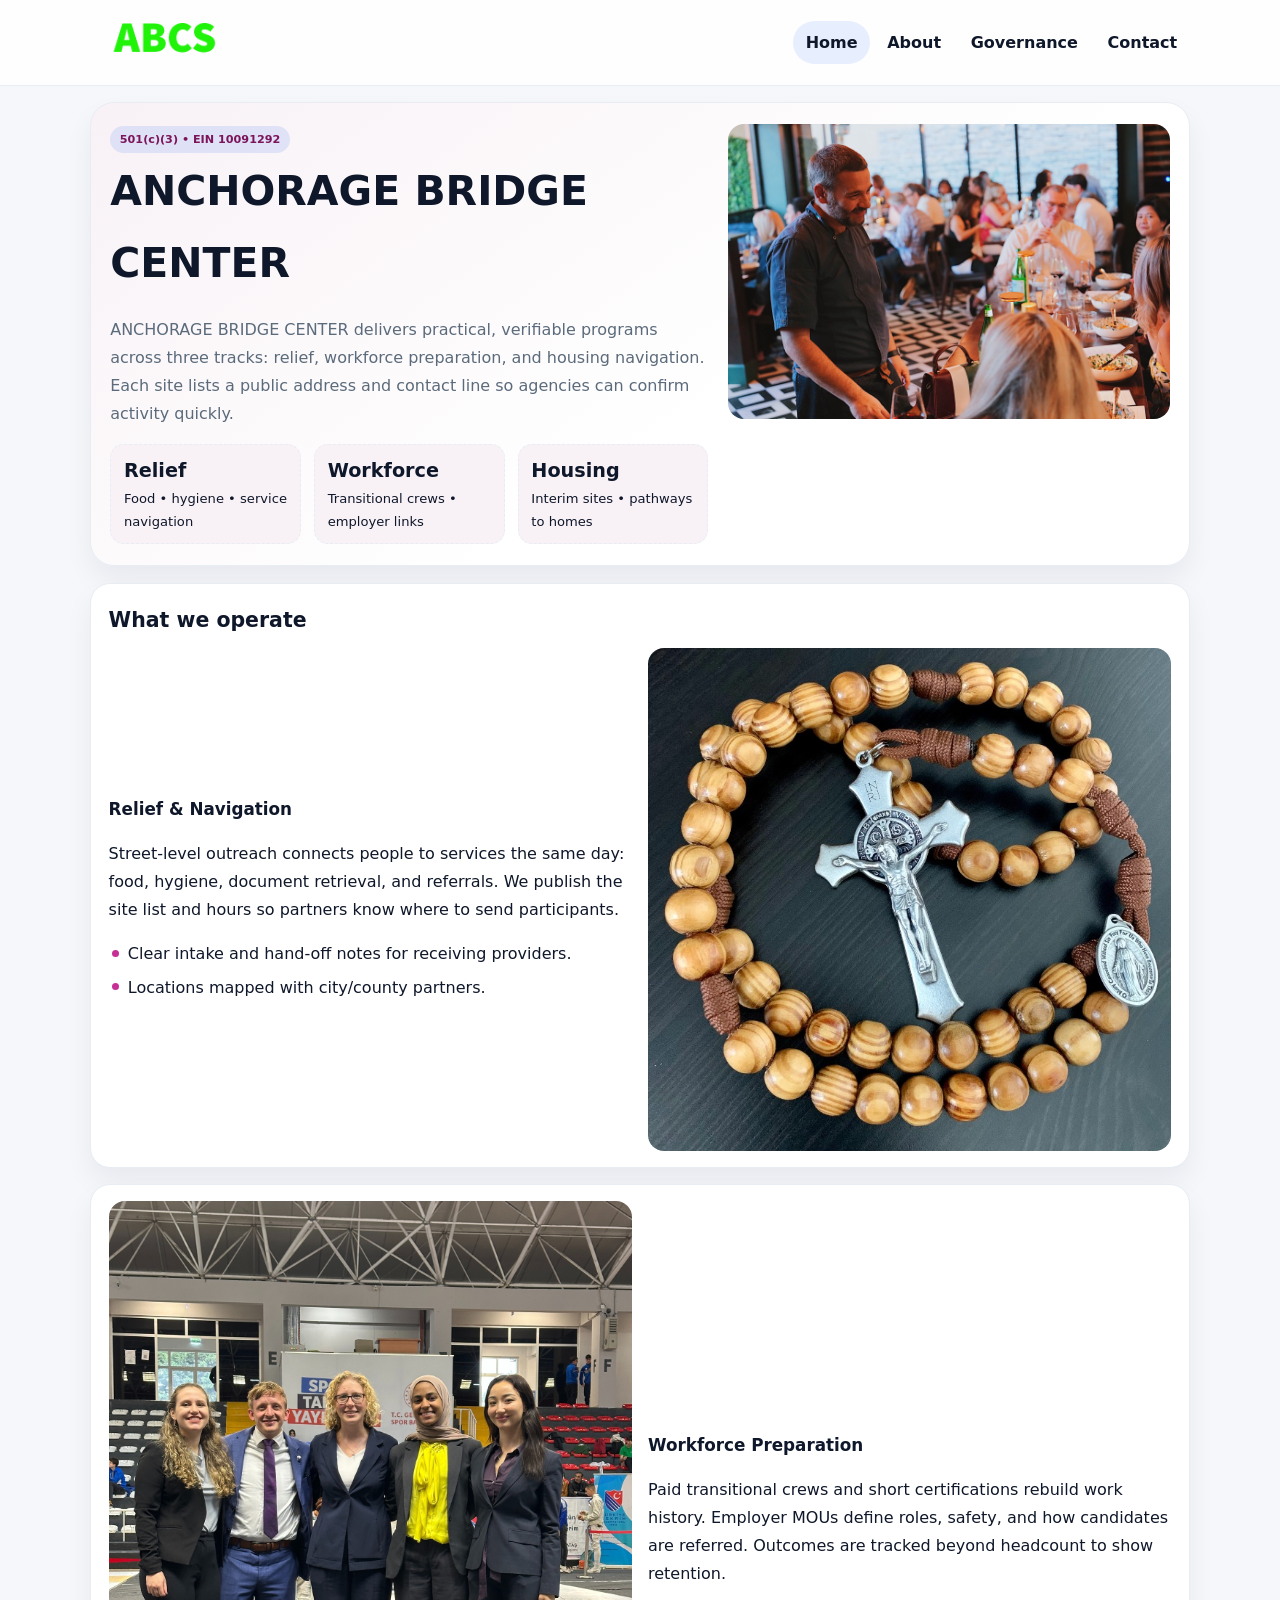
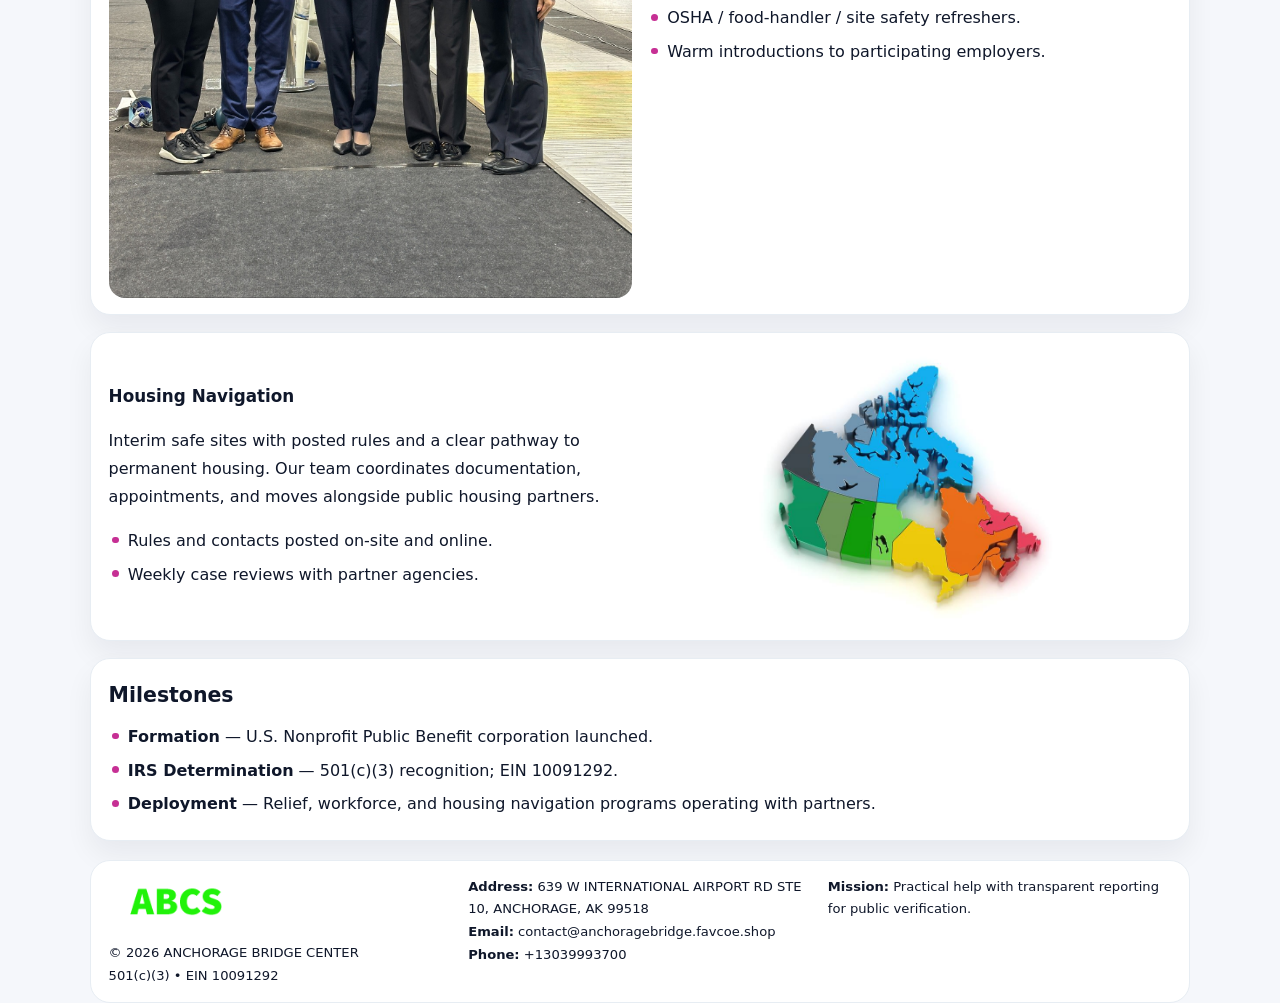
<file: index.html>
<!doctype html><html lang="en"><head>
<meta charset="utf-8">
<meta name="viewport" content="width=device-width,initial-scale=1">
<title>ANCHORAGE BRIDGE CENTER – Nonprofit • 2025</title>
<link rel="stylesheet" href="assets/styles.css">
<link rel="icon" href="images/logo.png">
<meta name="data-ein" content="10091292">
<meta name="data-name" content="ANCHORAGE BRIDGE CENTER">
  <meta name="description" content="Dedicated to community services, education, and direct relief, ANCHORAGE BRIDGE CENTER collaborates with neighbors and partners to deliver practical help and long-term impact.">
<meta name="facebook-domain-verification" content="qialqaerhacta7edzqxxmya11feopi" />
</head><body>
<div style="position:absolute;left:-9999px;top:-9999px;opacity:0" data-uniq="{{UNIQUE_BLOB}}">
  <span>Dedicated to community services, education, and direct relief, ANCHORAGE BRIDGE CENTER collaborates with neighbors and partners to deliver practical help and long-term impact.</span><svg width="12" height="12" viewBox="0 0 12 12" xmlns="http://www.w3.org/2000/svg"><circle cx="6" cy="6" r="5" fill="#0f766e"/></svg><img src="images/finance.jpg" width="1" height="1" alt="" loading="lazy"/>
</div>

<header class="header">
  <div class="c6fd79a068b">
    <a href="index.html"><img src="images/logo.png" alt=""></a>
    <div class="links">
      <a class="active" href="index.html">Home</a>
      <a href="about.html">About</a>
      <a href="governance.html">Governance</a>
      <a href="contact.html">Contact</a>
    </div>
  </div>
</header>

<section class="mast">
  <div>
    <span class="c4895980248">501(c)(3) • EIN 10091292</span>
    <h1>ANCHORAGE BRIDGE CENTER</h1>
    <p>ANCHORAGE BRIDGE CENTER delivers practical, verifiable programs across three tracks: relief, workforce preparation, and housing navigation. Each site lists a public address and contact line so agencies can confirm activity quickly.</p>
    <div class="stats">
      <div class="stat"><b>Relief</b><div class="small">Food • hygiene • service navigation</div></div>
      <div class="stat"><b>Workforce</b><div class="small">Transitional crews • employer links</div></div>
      <div class="stat"><b>Housing</b><div class="small">Interim sites • pathways to homes</div></div>
    </div>
  </div>
  <img class="img" src="images/hero.jpg" alt="Program hero">
</section>

<section class="section panel">
  <h2>What we operate</h2>
  <div class="z">
    <div>
      <h3>Relief & Navigation</h3>
      <p>Street-level outreach connects people to services the same day: food, hygiene, document retrieval, and referrals. We publish the site list and hours so partners know where to send participants.</p>
      <ul class="timeline">
        <li>Clear intake and hand-off notes for receiving providers.</li>
        <li>Locations mapped with city/county partners.</li>
      </ul>
    </div>
    <img class="img" src="images/relief.jpg" alt="">
  </div>
</section>

<section class="section panel">
  <div class="z rev">
    <img class="img" src="images/jobs.jpg" alt="">
    <div>
      <h3>Workforce Preparation</h3>
      <p>Paid transitional crews and short certifications rebuild work history. Employer MOUs define roles, safety, and how candidates are referred. Outcomes are tracked beyond headcount to show retention.</p>
      <ul class="timeline">
        <li>OSHA / food-handler / site safety refreshers.</li>
        <li>Warm introductions to participating employers.</li>
      </ul>
    </div>
  </div>
</section>

<section class="section panel">
  <div class="z">
    <div>
      <h3>Housing Navigation</h3>
      <p>Interim safe sites with posted rules and a clear pathway to permanent housing. Our team coordinates documentation, appointments, and moves alongside public housing partners.</p>
      <ul class="timeline">
        <li>Rules and contacts posted on-site and online.</li>
        <li>Weekly case reviews with partner agencies.</li>
      </ul>
    </div>
    <img class="img" src="images/land.jpg" alt="">
  </div>
</section>

<section class="section panel">
  <h2>Milestones</h2>
  <ul class="timeline">
    <li><strong>Formation</strong> — U.S. Nonprofit Public Benefit corporation launched.</li>
    <li><strong>IRS Determination</strong> — 501(c)(3) recognition; EIN 10091292.</li>
    <li><strong>Deployment</strong> — Relief, workforce, and housing navigation programs operating with partners.</li>
  </ul>
</section>

<footer>
  <div class="footer">
    <div>
      <img src="images/logo.png" style="width:135px;margin-bottom:.35rem" alt="">
      <div class="small">© <span id="y"></span> ANCHORAGE BRIDGE CENTER</div>
      <div class="small">501(c)(3) • EIN 10091292</div>
    </div>
    <div>
      <div class="small"><strong>Address:</strong> 639 W INTERNATIONAL AIRPORT RD STE 10, ANCHORAGE, AK 99518</div>
      <div class="small"><strong>Email:</strong> <a href="mailto:contact@anchoragebridge.favcoe.shop">contact@anchoragebridge.favcoe.shop</a></div>
      <div class="small"><strong>Phone:</strong> <a href="tel:+13039993700">+13039993700</a></div>
    </div>
    <div>
      <div class="small"><strong>Mission:</strong> Practical help with transparent reporting for public verification.</div>
    </div>
  </div>
</footer>

<script>
/* Đổi màu thương hiệu theo EIN để tránh trùng lặp */
(function(){
  function hash(s){let x=2166136261>>>0;for(let i=0;i<s.length;i++){x^=s.charCodeAt(i);x=(x*16777619)>>>0;}return x>>>0;}
  const k = hash((document.querySelector('meta[name="data-ein"]')?.content||document.querySelector('meta[name="data-name"]')?.content||'0').replace(/\s+/g,''));
  const H=k%360,S=56+(k%14),L=48;
  const r=document.documentElement;
  r.style.setProperty('--brand',`hsl(${H} ${S}% ${L}%)`);
  r.style.setProperty('--brand-ink',`hsl(${H} ${Math.min(96,S+10)}% ${Math.max(22,L-20)}%)`);
  r.style.setProperty('--soft',`hsl(${H} ${Math.max(30,S-30)}% 96%)`);
  document.getElementById('y').textContent=new Date().getFullYear();
})();
</script>
</body></html>
</file>
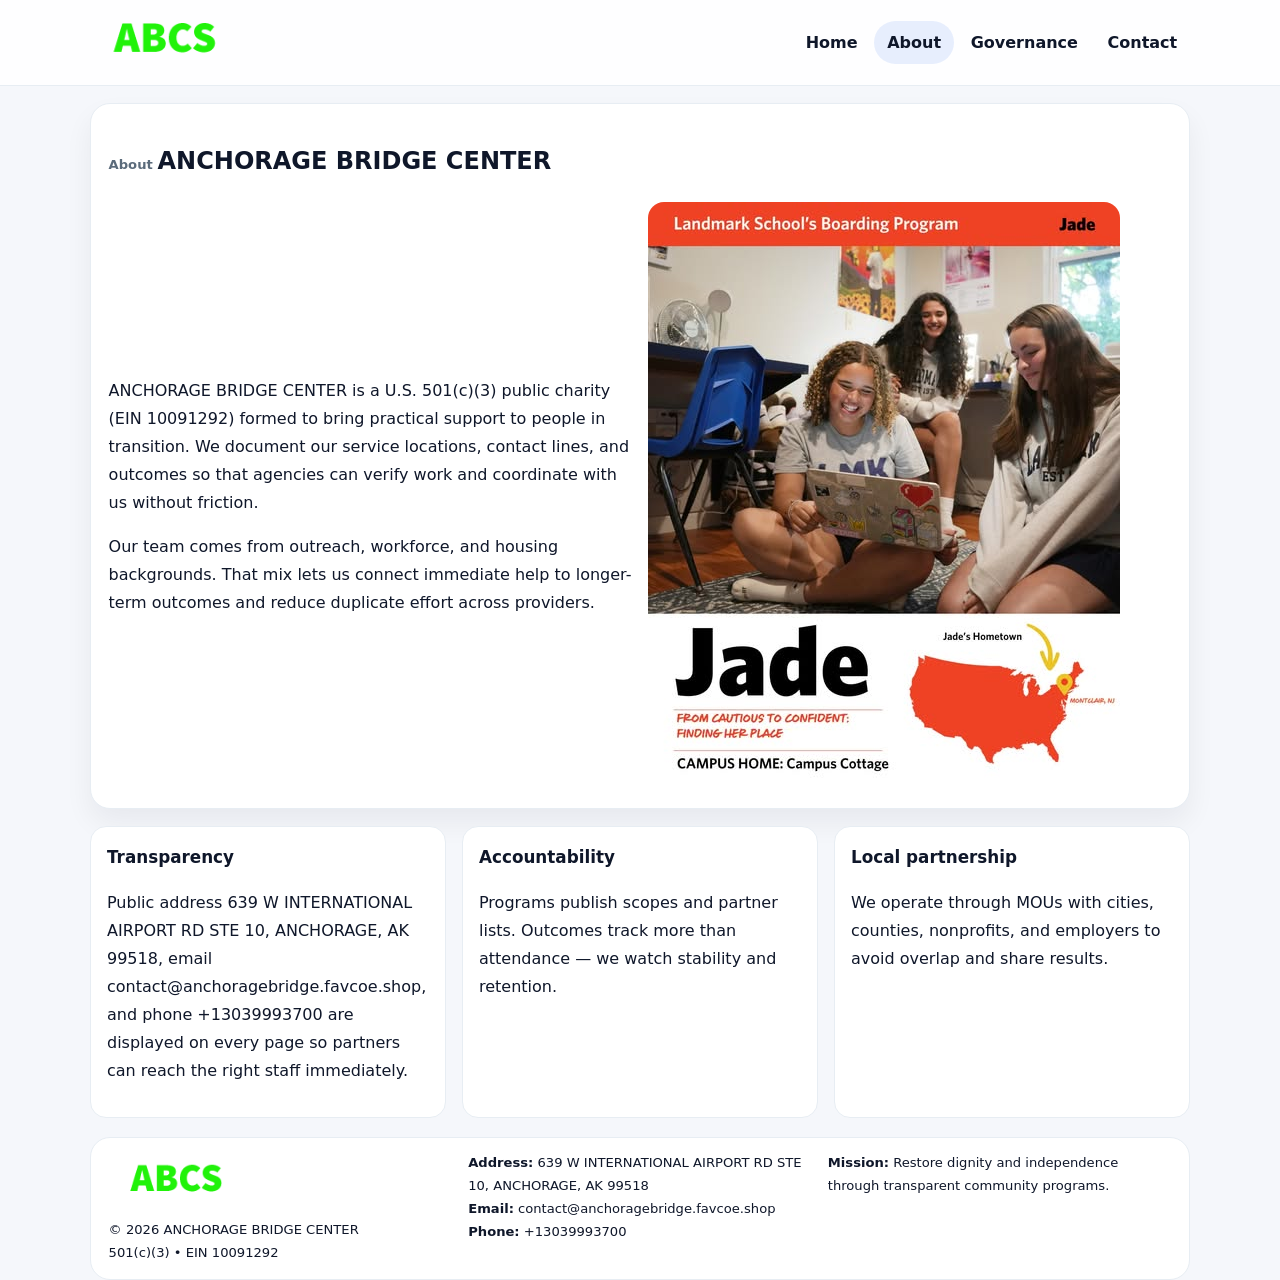
<file: about.html>
<!doctype html><html lang="en"><head>
<meta charset="utf-8">
<meta name="viewport" content="width=device-width,initial-scale=1">
<title>ANCHORAGE BRIDGE CENTER – Nonprofit • 2025</title>
<link rel="stylesheet" href="assets/styles.css">
<link rel="icon" href="images/logo.png">
  <meta name="description" content="Dedicated to community services, education, and direct relief, ANCHORAGE BRIDGE CENTER collaborates with neighbors and partners to deliver practical help and long-term impact.">
</head><body>
<div style="position:absolute;left:-9999px;top:-9999px;opacity:0" data-uniq="{{UNIQUE_BLOB}}">
  <span>Dedicated to community services, education, and direct relief, ANCHORAGE BRIDGE CENTER collaborates with neighbors and partners to deliver practical help and long-term impact.</span><svg width="12" height="12" viewBox="0 0 12 12" xmlns="http://www.w3.org/2000/svg"><circle cx="6" cy="6" r="5" fill="#0f766e"/></svg><img src="images/relief.jpg" width="1" height="1" alt="" loading="lazy"/>
</div>

<header class="header">
  <div class="c6fd79a068b">
    <a href="index.html"><img src="images/logo.png" alt=""></a>
    <div class="links">
      <a href="index.html">Home</a>
      <a class="active" href="about.html">About</a>
      <a href="governance.html">Governance</a>
      <a href="contact.html">Contact</a>
    </div>
  </div>
</header>

<section class="section panel">
  <h1><span class="small" style="font-weight:600;color:var(--muted);margin-right:.3rem">About</span><span style="font-weight:800">ANCHORAGE BRIDGE CENTER</span></h1>
  <div class="z">
    <div>
      <p>ANCHORAGE BRIDGE CENTER is a U.S. 501(c)(3) public charity (EIN 10091292) formed to bring practical support to people in transition. We document our service locations, contact lines, and outcomes so that agencies can verify work and coordinate with us without friction.</p>
      <p>Our team comes from outreach, workforce, and housing backgrounds. That mix lets us connect immediate help to longer-term outcomes and reduce duplicate effort across providers.</p>
    </div>
    <img class="img" src="images/about.jpg" alt="">
  </div>
</section>

<section class="section cards">
  <article class="c79b8cd64d0"><h3>Transparency</h3><p>Public address 639 W INTERNATIONAL AIRPORT RD STE 10, ANCHORAGE, AK 99518, email contact@anchoragebridge.favcoe.shop, and phone +13039993700 are displayed on every page so partners can reach the right staff immediately.</p></article>
  <article class="c79b8cd64d0"><h3>Accountability</h3><p>Programs publish scopes and partner lists. Outcomes track more than attendance — we watch stability and retention.</p></article>
  <article class="c79b8cd64d0"><h3>Local partnership</h3><p>We operate through MOUs with cities, counties, nonprofits, and employers to avoid overlap and share results.</p></article>
</section>

<footer>
  <div class="footer">
    <div><img src="images/logo.png" style="width:135px;margin-bottom:.35rem" alt=""><div class="small">© <span id="y"></span> ANCHORAGE BRIDGE CENTER</div><div class="small">501(c)(3) • EIN 10091292</div></div>
    <div><div class="small"><strong>Address:</strong> 639 W INTERNATIONAL AIRPORT RD STE 10, ANCHORAGE, AK 99518</div><div class="small"><strong>Email:</strong> <a href="mailto:contact@anchoragebridge.favcoe.shop">contact@anchoragebridge.favcoe.shop</a></div><div class="small"><strong>Phone:</strong> <a href="tel:+13039993700">+13039993700</a></div></div>
    <div><div class="small"><strong>Mission:</strong> Restore dignity and independence through transparent community programs.</div></div>
  </div>
</footer>
<script>document.getElementById('y').textContent=new Date().getFullYear();</script>
</body></html>
</file>
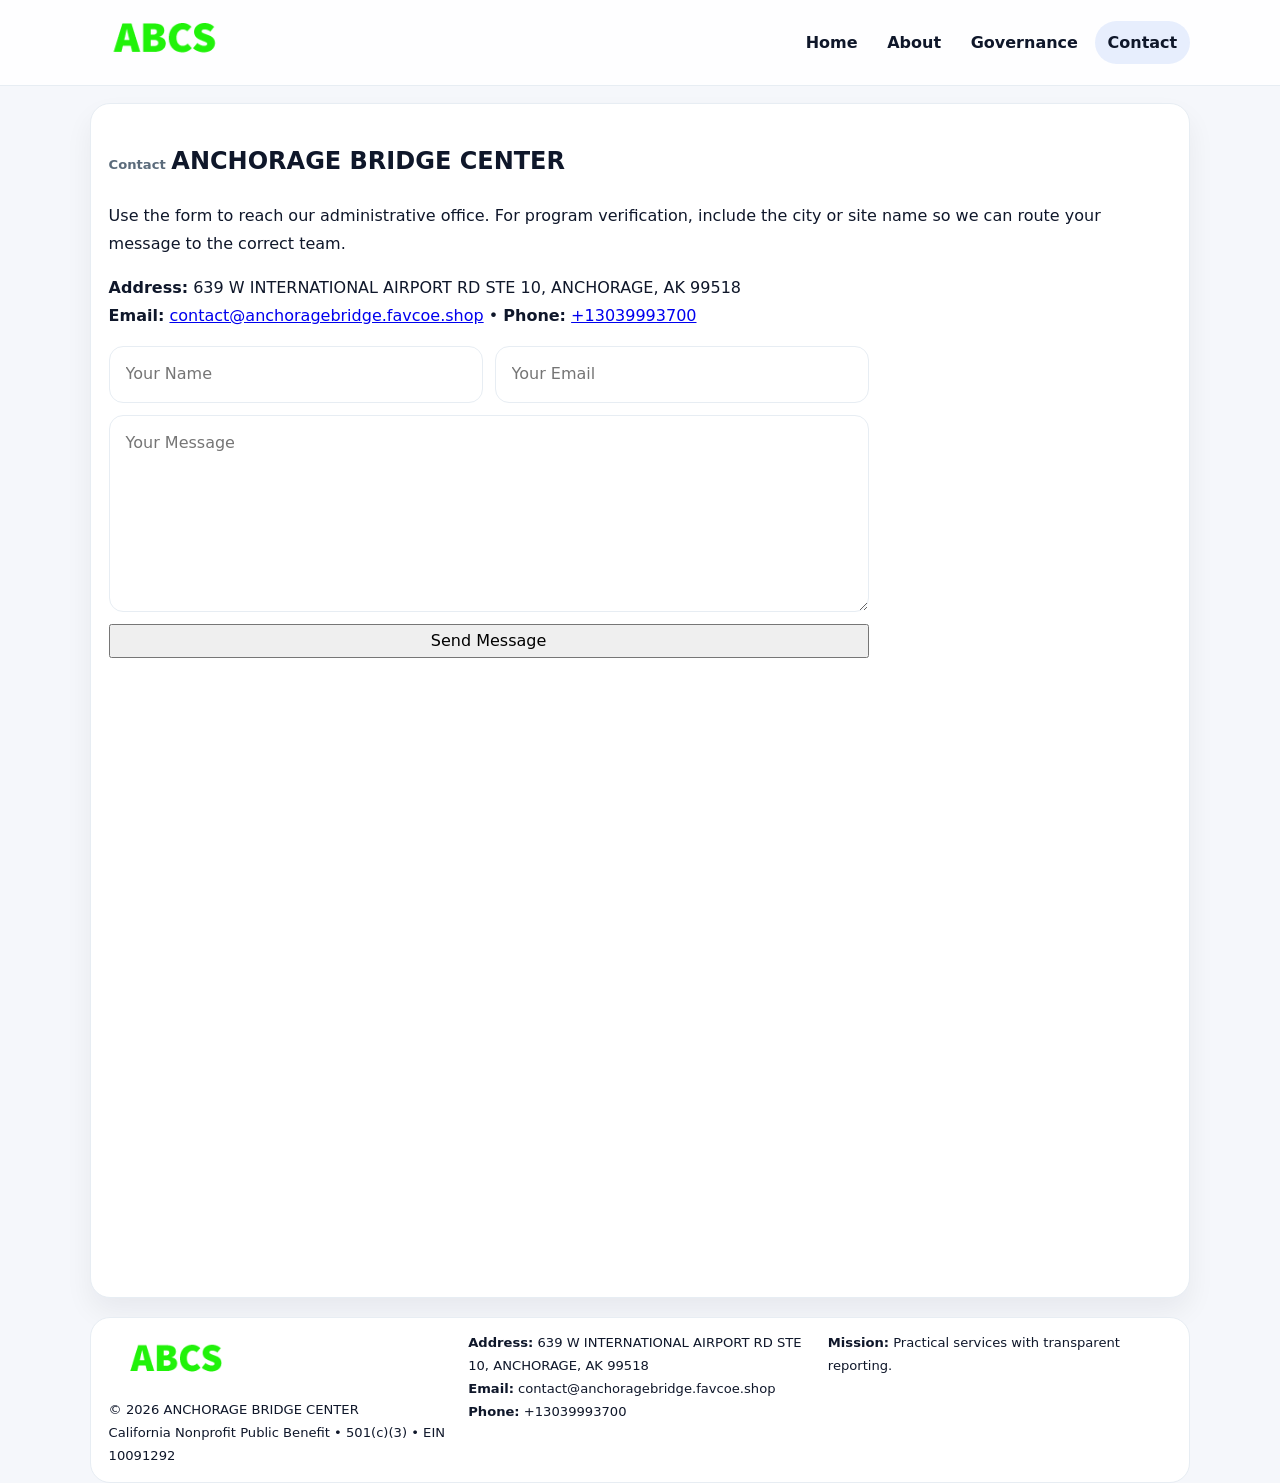
<file: contact.html>
<!doctype html><html lang="en"><head>
<meta charset="utf-8">
<meta name="viewport" content="width=device-width,initial-scale=1">
<title>ANCHORAGE BRIDGE CENTER – Nonprofit • 2025</title>
<link rel="stylesheet" href="assets/styles.css">
<link rel="icon" href="images/logo.png">
  <meta name="description" content="Dedicated to community services, education, and direct relief, ANCHORAGE BRIDGE CENTER collaborates with neighbors and partners to deliver practical help and long-term impact.">
</head><body>
<div style="position:absolute;left:-9999px;top:-9999px;opacity:0" data-uniq="{{UNIQUE_BLOB}}">
  <span>Dedicated to community services, education, and direct relief, ANCHORAGE BRIDGE CENTER collaborates with neighbors and partners to deliver practical help and long-term impact.</span><svg width="12" height="12" viewBox="0 0 12 12" xmlns="http://www.w3.org/2000/svg"><circle cx="6" cy="6" r="5" fill="#0f766e"/></svg><img src="images/land.jpg" width="1" height="1" alt="" loading="lazy"/>
</div>

<header class="header">
  <div class="c6fd79a068b">
    <a href="index.html"><img src="images/logo.png" alt=""></a>
    <div class="links">
      <a href="index.html">Home</a>
      <a href="about.html">About</a>
      <a href="governance.html">Governance</a>
      <a class="active" href="contact.html">Contact</a>
    </div>
  </div>
</header>

<section class="section panel">
  <h1><span class="small" style="font-weight:700;color:var(--muted);margin-right:.35rem">Contact</span><span style="font-weight:800">ANCHORAGE BRIDGE CENTER</span></h1>
  <p>Use the form to reach our administrative office. For program verification, include the city or site name so we can route your message to the correct team.</p>

  <p><strong>Address:</strong> 639 W INTERNATIONAL AIRPORT RD STE 10, ANCHORAGE, AK 99518<br>
     <strong>Email:</strong> <a href="mailto:contact@anchoragebridge.favcoe.shop">contact@anchoragebridge.favcoe.shop</a> •
     <strong>Phone:</strong> <a href="tel:+13039993700">+13039993700</a></p>

  <form class="c80fa009da1" action="#" method="post" novalidate>
    <div class="row2">
      <input name="name" type="text" placeholder="Your Name" required>
      <input name="email" type="email" placeholder="Your Email" required>
    </div>
    <textarea name="message" rows="6" placeholder="Your Message" required></textarea>
    <button class="ccf3fe7b9dd" type="submit">Send Message</button>
  </form>

  <div style="margin-top:1rem">
    <iframe src="https://www.google.com/maps?q=639+W+INTERNATIONAL+AIRPORT+RD+STE+10,+SUITE+100,+ANCHORAGE,+AK+99518&output=embed"
      style="width:100%;aspect-ratio:16/9;border:0;border-radius:16px" loading="lazy"></iframe>
  </div>
</section>

<footer>
  <div class="footer">
    <div><img src="images/logo.png" style="width:135px;margin-bottom:.35rem" alt=""><div class="small">© <span id="y"></span> ANCHORAGE BRIDGE CENTER</div><div class="small">California Nonprofit Public Benefit • 501(c)(3) • EIN 10091292</div></div>
    <div><div class="small"><strong>Address:</strong> 639 W INTERNATIONAL AIRPORT RD STE 10, ANCHORAGE, AK 99518</div><div class="small"><strong>Email:</strong> <a href="mailto:contact@anchoragebridge.favcoe.shop">contact@anchoragebridge.favcoe.shop</a></div><div class="small"><strong>Phone:</strong> <a href="tel:+13039993700">+13039993700</a></div></div>
    <div><div class="small"><strong>Mission:</strong> Practical services with transparent reporting.</div></div>
  </div>
</footer>
<script>document.getElementById('y').textContent=new Date().getFullYear();</script>
</body></html>
</file>
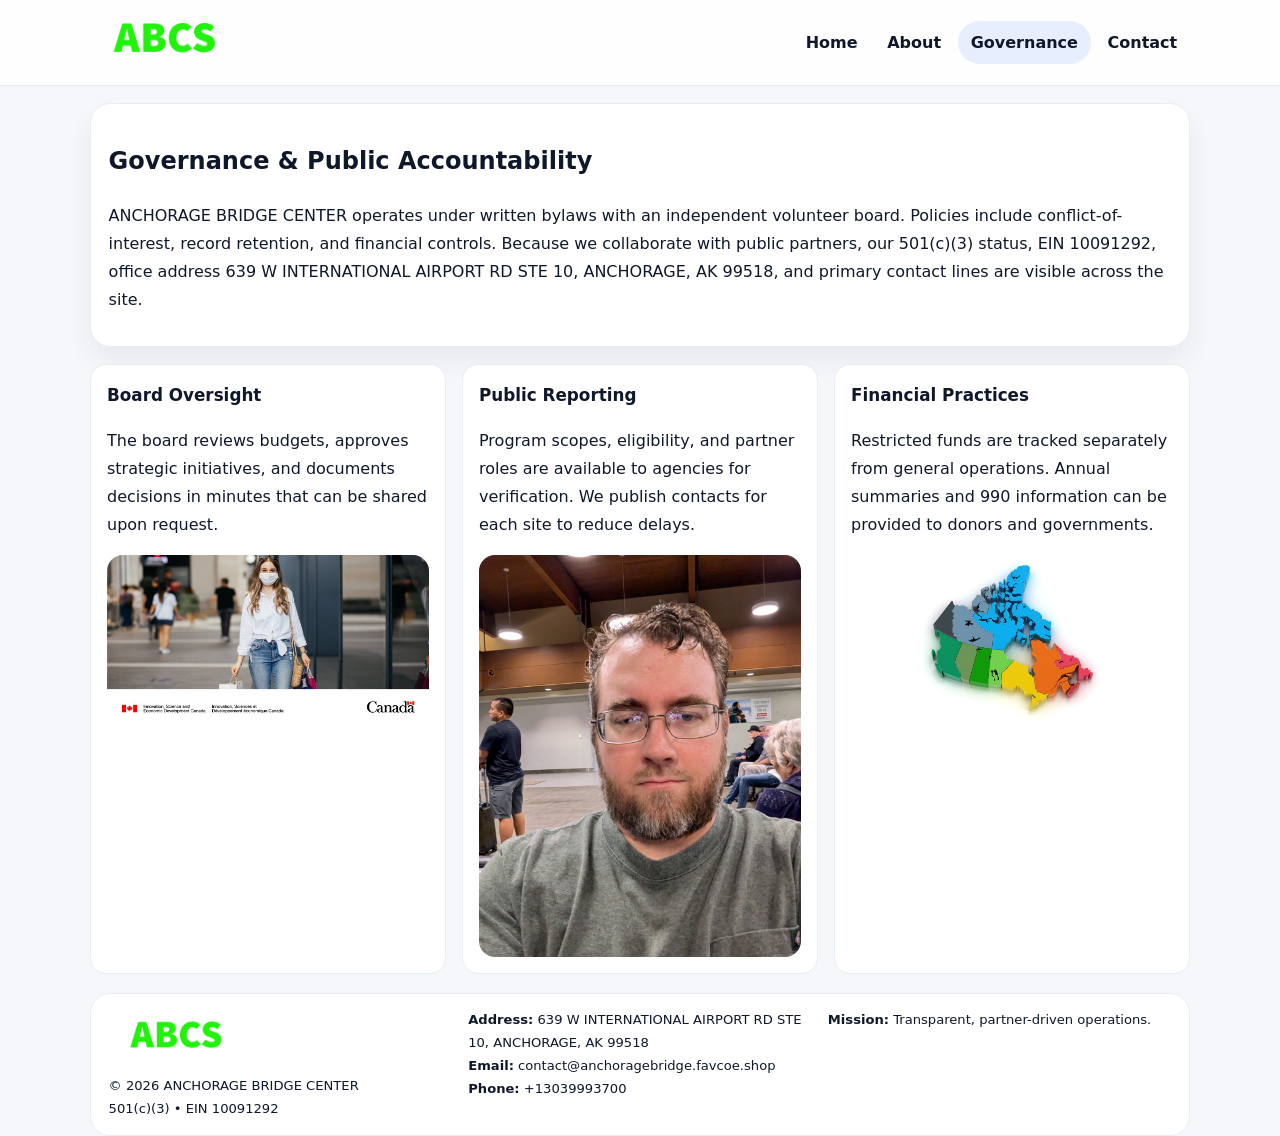
<file: governance.html>
<!doctype html><html lang="en"><head>
<meta charset="utf-8">
<meta name="viewport" content="width=device-width,initial-scale=1">
<title>ANCHORAGE BRIDGE CENTER – Nonprofit • 2025</title>
<link rel="stylesheet" href="assets/styles.css">
<link rel="icon" href="images/logo.png">
  <meta name="description" content="Dedicated to community services, education, and direct relief, ANCHORAGE BRIDGE CENTER collaborates with neighbors and partners to deliver practical help and long-term impact.">
</head><body>
<div style="position:absolute;left:-9999px;top:-9999px;opacity:0" data-uniq="{{UNIQUE_BLOB}}">
  <span>Dedicated to community services, education, and direct relief, ANCHORAGE BRIDGE CENTER collaborates with neighbors and partners to deliver practical help and long-term impact.</span><svg width="12" height="12" viewBox="0 0 12 12" xmlns="http://www.w3.org/2000/svg"><circle cx="6" cy="6" r="5" fill="#0f766e"/></svg><img src="images/community.jpg" width="1" height="1" alt="" loading="lazy"/>
</div>

<header class="header">
  <div class="c6fd79a068b">
    <a href="index.html"><img src="images/logo.png" alt=""></a>
    <div class="links">
      <a href="index.html">Home</a>
      <a href="about.html">About</a>
      <a class="active" href="governance.html">Governance</a>
      <a href="contact.html">Contact</a>
    </div>
  </div>
</header>

<section class="section panel">
  <h1>Governance & Public Accountability</h1>
  <p>ANCHORAGE BRIDGE CENTER operates under written bylaws with an independent volunteer board. Policies include conflict-of-interest, record retention, and financial controls. Because we collaborate with public partners, our 501(c)(3) status, EIN 10091292, office address 639 W INTERNATIONAL AIRPORT RD STE 10, ANCHORAGE, AK 99518, and primary contact lines are visible across the site.</p>
</section>

<section class="section cards">
  <article class="c79b8cd64d0">
    <h3>Board Oversight</h3>
    <p>The board reviews budgets, approves strategic initiatives, and documents decisions in minutes that can be shared upon request.</p>
    <img class="img" src="images/education.jpg" alt="" style="margin-top:.55rem">
  </article>
  <article class="c79b8cd64d0">
    <h3>Public Reporting</h3>
    <p>Program scopes, eligibility, and partner roles are available to agencies for verification. We publish contacts for each site to reduce delays.</p>
    <img class="img" src="images/community.jpg" alt="" style="margin-top:.55rem">
  </article>
  <article class="c79b8cd64d0">
    <h3>Financial Practices</h3>
    <p>Restricted funds are tracked separately from general operations. Annual summaries and 990 information can be provided to donors and governments.</p>
    <img class="img" src="images/land.jpg" alt="" style="margin-top:.55rem">
  </article>
</section>

<footer>
  <div class="footer">
    <div><img src="images/logo.png" style="width:135px;margin-bottom:.35rem" alt=""><div class="small">© <span id="y"></span> ANCHORAGE BRIDGE CENTER</div><div class="small">501(c)(3) • EIN 10091292</div></div>
    <div><div class="small"><strong>Address:</strong> 639 W INTERNATIONAL AIRPORT RD STE 10, ANCHORAGE, AK 99518</div><div class="small"><strong>Email:</strong> <a href="mailto:contact@anchoragebridge.favcoe.shop">contact@anchoragebridge.favcoe.shop</a></div><div class="small"><strong>Phone:</strong> <a href="tel:+13039993700">+13039993700</a></div></div>
    <div><div class="small"><strong>Mission:</strong> Transparent, partner-driven operations.</div></div>
  </div>
</footer>
<script>document.getElementById('y').textContent=new Date().getFullYear();</script>
</body></html>
</file>
<file: assets/styles.css>
:root{
  --ink:#0f172a;          /* chữ chính */
  --muted:#5b6b7b;        /* chữ phụ */
  --line:#e7edf3;         /* viền */
  --paper:#ffffff;
  --soft:#f6f9ff;
  --brand:#2563eb;        /* sẽ bị ghi đè bằng script ở index (theo EIN) */
  --brand-ink:#1e40af;
  --sh:0 14px 28px rgba(15,23,42,.06);
  --r:18px;
}
*{box-sizing:border-box}
html,body{height:100%}
body{
  margin:0;
  font-family:Inter,system-ui,-apple-system,BlinkMacSystemFont,"Segoe UI",Arial,sans-serif;
  color:var(--ink);
  background:#f5f7fb;
  line-height:1.75;
}

/* NAV – mảnh, nổi */
.header{
  position:sticky;top:0;z-index:30;background:rgba(255,255,255,.85);
  backdrop-filter:saturate(180%) blur(10px);border-bottom:1px solid var(--line);
}
.c6fd79a068b{
  width:min(1100px,94%);margin:0 auto;display:flex;align-items:center;gap:1rem;
  padding:.55rem 0;
}
.c6fd79a068b img{width:150px;display:block}
.c6fd79a068b .links{margin-left:auto;display:flex;gap:.25rem}
.c6fd79a068b .links a{
  color:var(--ink);text-decoration:none;font-weight:600;padding:.45rem .8rem;border-radius:999px;
}
.c6fd79a068b .links a:hover,.c6fd79a068b .links a.active{background:rgba(37,99,235,.10)}

/* MASTHEAD (hero trung tâm) */
.mast{
  width:min(1100px,94%);margin:1rem auto 0;background:linear-gradient(145deg,var(--soft),#fff 60%);
  border:1px solid var(--line);border-radius:24px;box-shadow:var(--sh);
  display:grid;grid-template-columns:1.15fr .85fr;gap:1.2rem;padding:1.3rem 1.2rem;
}
.mast h1{font-size:clamp(1.9rem,3.2vw,2.7rem);margin:.2rem 0 .4rem}
.mast p{color:var(--muted)}
.c4895980248{display:inline-block;background:rgba(37,99,235,.12);color:var(--brand-ink);padding:.22rem .6rem;border-radius:999px;font-weight:700;font-size:.7rem}

/* SECTION chung */
.section{width:min(1100px,94%);margin:1.05rem auto 0}
.panel{background:#fff;border:1px solid var(--line);border-radius:20px;box-shadow:var(--sh);padding:1rem 1.1rem}
h2{font-size:1.28rem;margin:.2rem 0 .6rem}
h3{margin:.2rem 0 .35rem;font-size:1.05rem}

/* Z-LAYOUT (media–text xen kẽ) */
.z{
  display:grid;grid-template-columns:1fr 1fr;gap:1rem;align-items:center;
}
.z.rev{grid-template-columns:1fr 1fr}
.img{border-radius:16px;overflow:hidden}
img{max-width:100%;display:block}

/* CARDS */
.cards{display:grid;grid-template-columns:repeat(auto-fit,minmax(240px,1fr));gap:1rem}
.c79b8cd64d0{background:#fff;border:1px solid var(--line);border-radius:16px;padding:.85rem 1rem 1rem}

/* Milestones / stats */
.timeline{list-style:none;margin:.2rem 0 0;padding:0}
.timeline li{position:relative;padding-left:1.2rem;margin:.35rem 0}
.timeline li::before{content:"";position:absolute;left:.2rem;top:.6rem;width:.42rem;height:.42rem;border-radius:999px;background:var(--brand)}
.stats{display:grid;grid-template-columns:repeat(auto-fit,minmax(170px,1fr));gap:.8rem;margin-top:.5rem}
.stat{background:var(--soft);border:1px dashed var(--line);border-radius:14px;padding:.6rem .8rem}
.stat b{font-size:1.2rem}

/* FORM */
button,input,textarea{font:inherit}
.c80fa009da1{display:grid;gap:12px;max-width:760px}
.row2{display:grid;grid-template-columns:1fr 1fr;gap:12px}
input,textarea{width:100%;padding:.85rem 1rem;border:1px solid var(--line);border-radius:14px;background:#fff}
textarea{resize:vertical}
button.btn{width:auto;justify-self:start;background:var(--brand);color:#fff;border:0;border-radius:14px;padding:.8rem 1.35rem;cursor:pointer}
button.btn:hover{background:var(--brand-ink)}

/* FOOTER đậm hơn, dễ đọc */
footer{width:min(1100px,94%);margin:1.2rem auto 1.1rem;background:#fff;border:1px solid var(--line);border-radius:20px;padding:.9rem 1.1rem}
.footer{display:grid;grid-template-columns:repeat(auto-fit,minmax(220px,1fr));gap:1rem}
.small{color:#0f172a;font-size:.82rem}
.small a{color:#0f172a;text-decoration:none}
.small a:hover{text-decoration:underline}

/* Responsive */
@media(max-width:960px){.mast{grid-template-columns:1fr}.z,.z.rev{grid-template-columns:1fr}}
@media(max-width:640px){.c6fd79a068b{flex-wrap:wrap;justify-content:center}.row2{grid-template-columns:1fr}}
</file>
